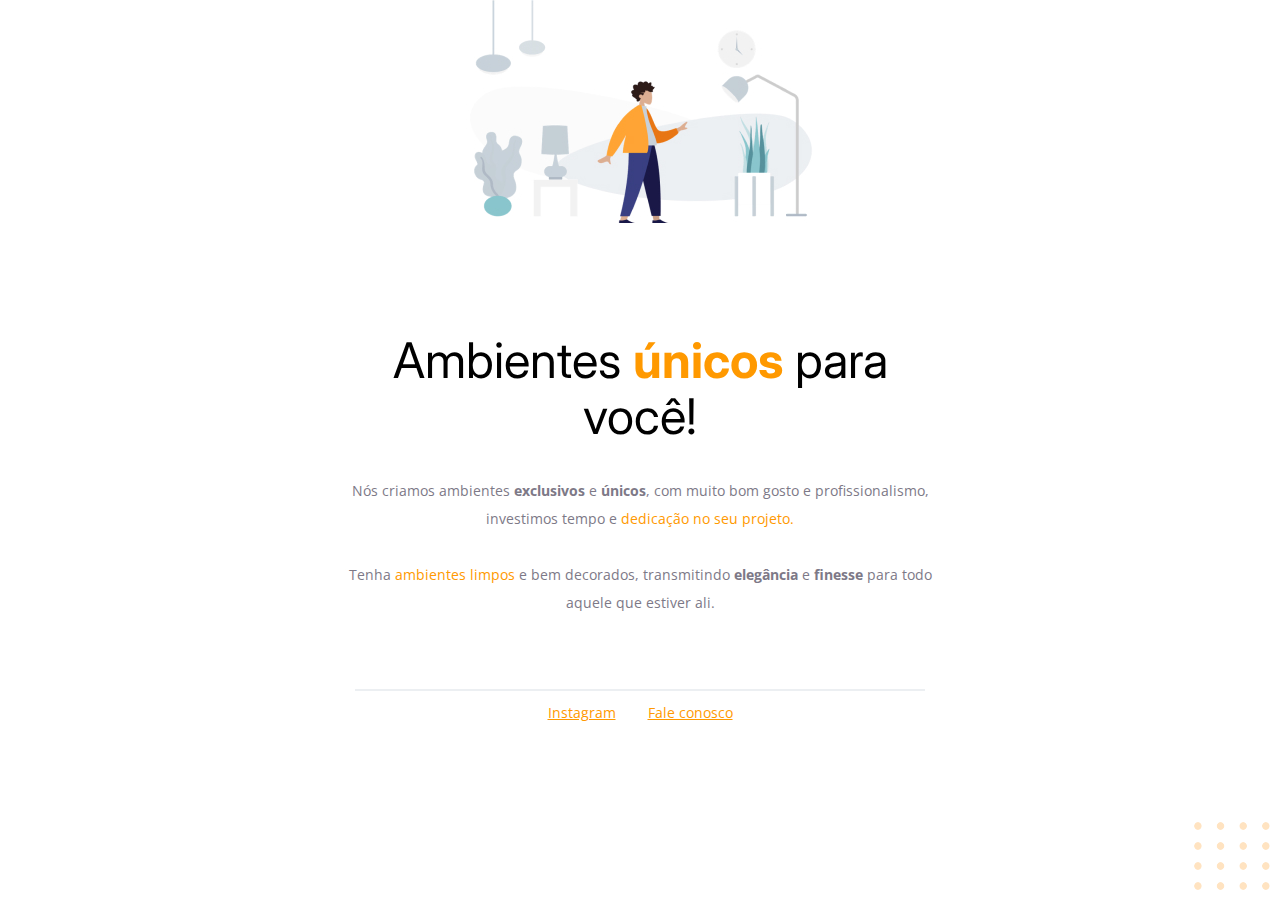
<file: corrigindohtml1/index.html>
<!-- Instrução que define o tipo do documento. -->
<!DOCTYPE html>
<html lang="pt-br">
  <!-- Tag <head> contém as instruções para a página -->
  <head>
    <link rel="preconnect" href="https://fonts.googleapis.com" />
    <link rel="preconnect" href="https://fonts.gstatic.com" crossorigin />
    <meta charset="UTF-8" />
    <meta name="viewport" content="width=device-width, initial-scale=1.0" />
    <title>Móveis customizados</title>

    <link
      href="https://fonts.googleapis.com/css2?family=Inter:wght@400;700&family=Open+Sans:wght@400;700&display=swap"
      rel="stylesheet"
    />

    <link rel="stylesheet" href="style.css" />
  </head>

  <!-- Tag <body> é o corpo do documento, onde tem as informações que serão mostradas. -->
  <body>
    <div id="hero">
      <img
        src="images/img1.jpg"
        alt="Desenho de uma pessoa vestindo uma camisa amarela em uma sala com Móveis"
      />
      <h1>Ambientes <span>únicos</span> para </br> você!</h1>
      <p>
        Nós criamos ambientes <strong>exclusivos</strong> e
        <strong> únicos</strong>, com muito bom gosto e profissionalismo,
        investimos tempo e
        <span>dedicação no seu projeto.</span>

        <br />
        <br />
        Tenha <span>ambientes limpos</span> e bem decorados, transmitindo
        <strong>elegância</strong> e <strong>finesse</strong> 
        para todo aquele que estiver ali.
      </p>
    </div>

    <div class="line"></div>
    <div id="footer">
      <a target="_blank" href="https://instagram.com/moveisparavoce"
        >Instagram</a
      >
      <a href="mailto:contato@moveisparavoce.com">Fale conosco</a>
    </div>

    <img
      id="balls"
      src="images/balls.svg"
      alt="Bolinhas alaranjadas no canto inferior direito da tela"
    />
  </body>
</html>
</file>
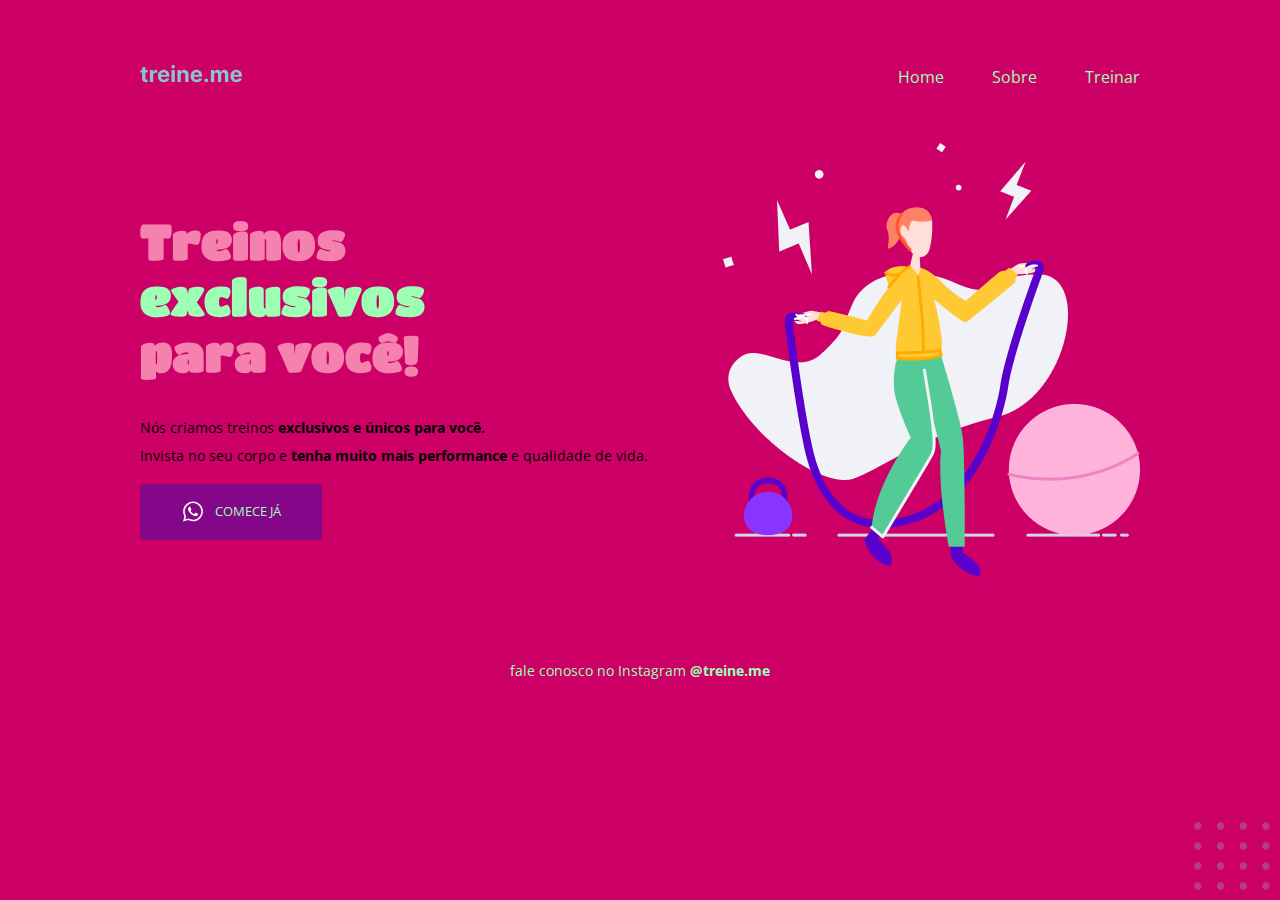
<file: corrigindohtml2/index.html>
<!DOCTYPE html>
<html lang="en">
  <head>
    <meta charset="UTF-8" />
    <link rel="preconnect" href="https://fonts.googleapis.com" />
    <link rel="preconnect" href="https://fonts.gstatic.com" crossorigin />

    <meta name="viewport" content="width=device-width, initial-scale=1.0" />
    <title>treine.me</title>

    <link
      href="https://fonts.googleapis.com/css2?family=Open+Sans:wght@400;700&family=Titan+One&display=swap"
      rel="stylesheet"
    />

    <link rel="stylesheet" href="style.css" />
  </head>

  <body>
    <div class="page">
      <nav>
        <a id="logo" href="#">
          <img src="images/logo.svg" alt="treine.me" />
        </a>
        <ul>
          <li><a href="#">Home</a></li>
          <li><a href="#">Sobre</a></li>
          <li><a href="#">Treinar</a></li>
        </ul>
      </nav>

      <main>
        <section class="text">
          <h1>
            Treinos <span>exclusivos</span> <br />
            para você!
          </h1>

          <p>
            Nós criamos treinos <strong>exclusivos e únicos para você.</strong>
            <br />
            Invista no seu corpo e
            <strong>tenha muito mais performance</strong> e qualidade de vida.
          </p>

          <button>
            <img src="images/whats.svg" alt="ícone do watsapp" />
            comece já
          </button>
        </section>

        <img src="images/img.png" alt="desenho de uma mulher pulando corda" />
      </main>

      <footer>
        fale conosco no Instagram
        <a href="https://instagram.com/treineme" target="_blank">@treine.me</a>
      </footer>

      <img
        id="balls"
        src="images/balls.svg"
        alt="bolinhas azuis no canto inferior direito da página"
      />
    </div>
  </body>
</html>
</file>
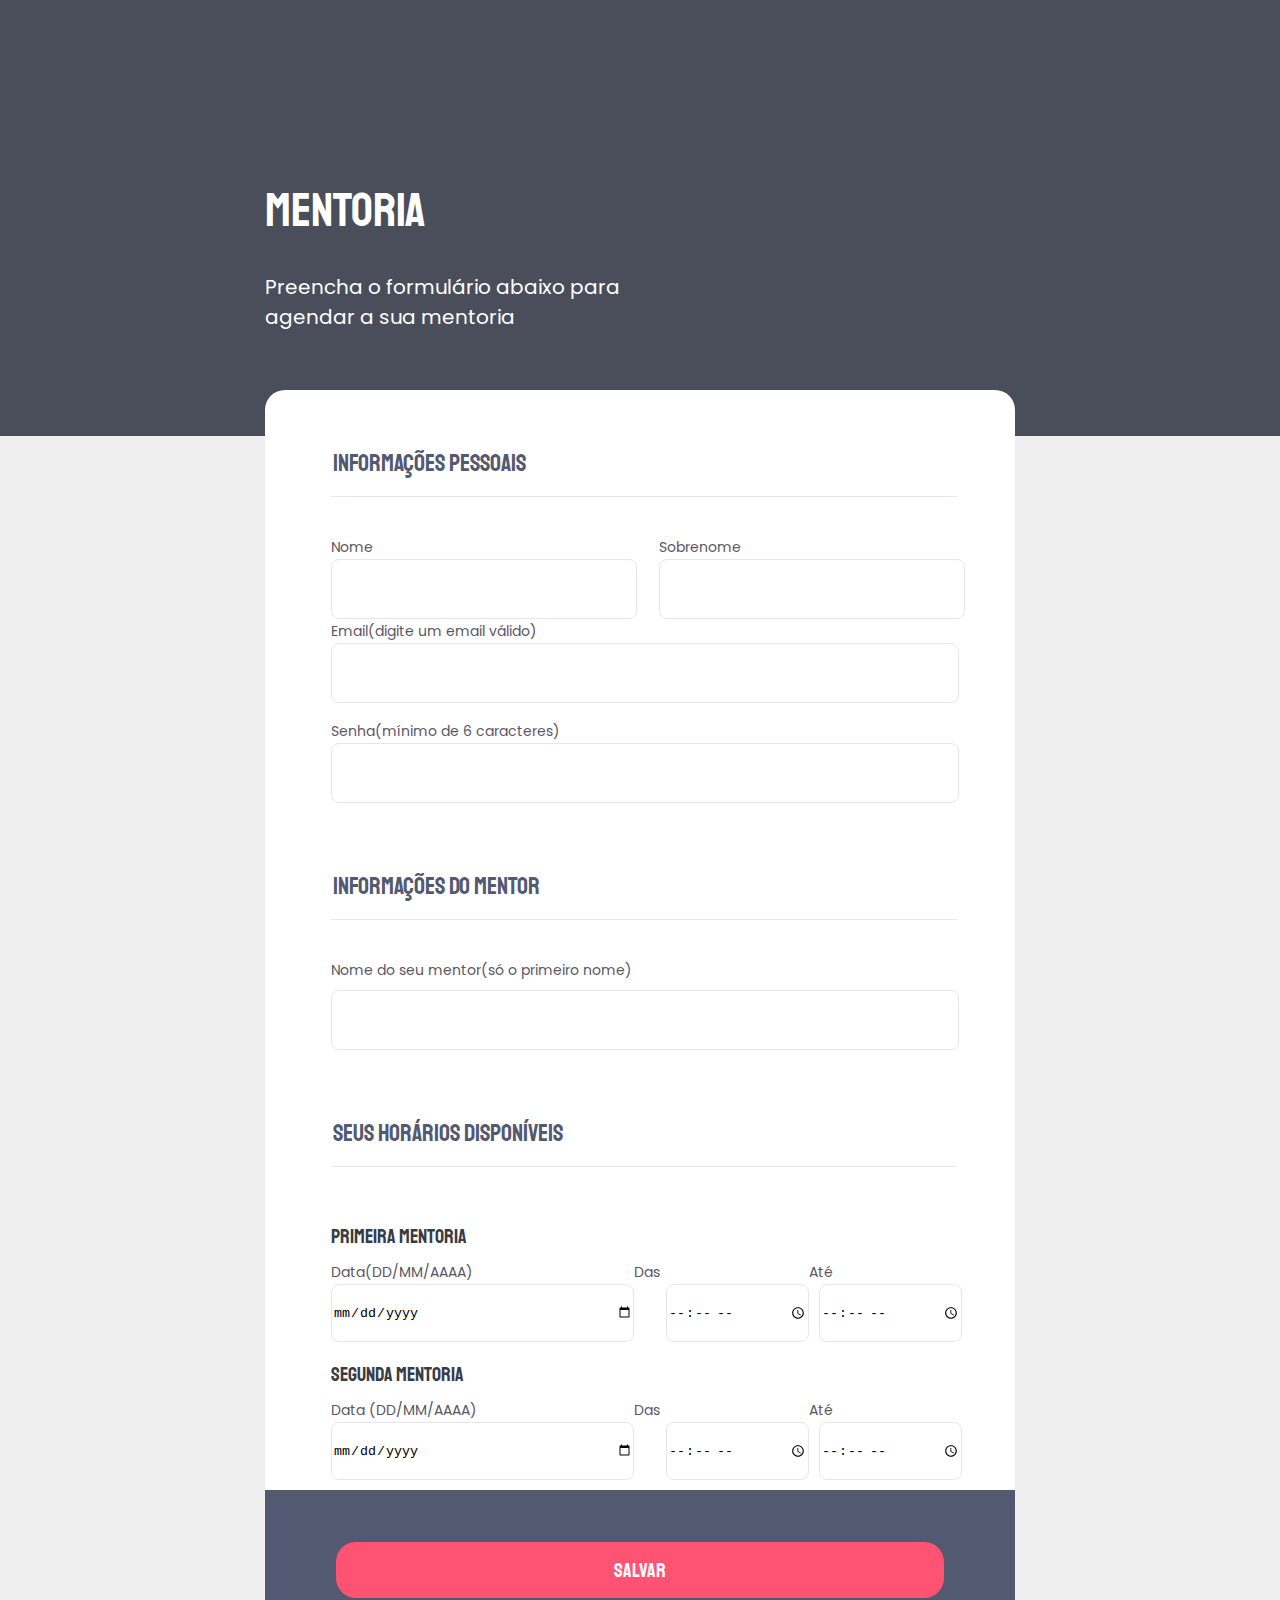
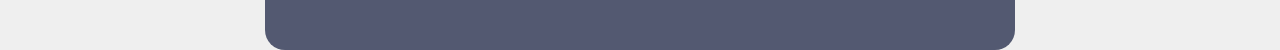
<file: criandoFormulario1/index.html>
<!DOCTYPE html>
<html lang="pt-br">
  <head>
    <link rel="preconnect" href="https://fonts.googleapis.com" />
    <link rel="preconnect" href="https://fonts.gstatic.com" crossorigin />
    <meta charset="UTF-8" />
    <meta name="viewport" content="width=device-width, initial-scale=1.0" />
    <title>Mentoria</title>

    <link
      href="https://fonts.googleapis.com/css2?family=Poppins&family=Staatliches&display=swap"
      rel="stylesheet"
    />

    <link rel="stylesheet" href="style.css" />
  </head>

  <body>
    <header>
      <h1>MENTORIA</h1>

      <p id="pheader">
        Preencha o formulário abaixo para <br />
        agendar a sua mentoria
      </p>
    </header>

    <div id="page">
      <form>
        <fieldset>
          <legend>Informações Pessoais</legend>

          <div id="r">
            <div class="input-wrapper">
              <label for="name">Nome</label>
              <input type="text" id="name" />
            </div>

            <div class="input-wrapper">
              <label for="last-name">Sobrenome</label>
              <input type="text" id="last-name" />
            </div>
          </div>

          <div id="m">
            <div class="input-wrapper">
              <label for="email">Email</label
              ><span>(digite um email válido)</span>
              <input type="text" id="email" />
            </div>

            <div class="input-wrapper">
              <label for="password">Senha</label
              ><span>(mínimo de 6 caracteres)</span>
              <input type="password" id="password" />
            </div>
          </div>
        </fieldset>

        <fieldset>
          <legend>INFORMAÇÕES DO MENTOR</legend>
          <div class="input-wrapper">
            <label for="name2">Nome do seu mentor</label
            ><span>(só o primeiro nome)</span>
            <input type="text" id="name2" />
          </div>
        </fieldset>

        <fieldset>
          <legend>SEUS HORÁRIOS DISPONÍVEIS</legend>
          <p>PRIMEIRA MENTORIA</p>
          <div class="line-3">
            <div class="input-wrapper">
              <label for="event-date">Data</label><span>(DD/MM/AAAA)</span>
              <input type="date" id="event-date" />
            </div>

            <div class="input-wrapper">
              <label for="event-begin">Das</label>
              <input type="time" id="event-begin" />
            </div>

            <div class="input-wrapper">
              <label for="event-end">Até</label>
              <input type="time" id="event-end" />
            </div>
          </div>

          <p>SEGUNDA MENTORIA</p>
          <div class="line-3">
            <div class="input-wrapper">
              <label for="event-date">Data</label> <span>(DD/MM/AAAA)</span>
              <input type="date" id="event-date" />
            </div>

            <div class="input-wrapper">
              <label for="event-begin">Das</label>
              <input type="time" id="event-begin" />
            </div>

            <div class="input-wrapper">
              <label for="event-end">Até</label>
              <input type="time" id="event-end" />
            </div>
          </div>
        </fieldset>
        <footer>
          <input class="button" type="submit" value="SALVAR" />
        </footer>
      </form>
    </div>
  </body>
</html>
</file>
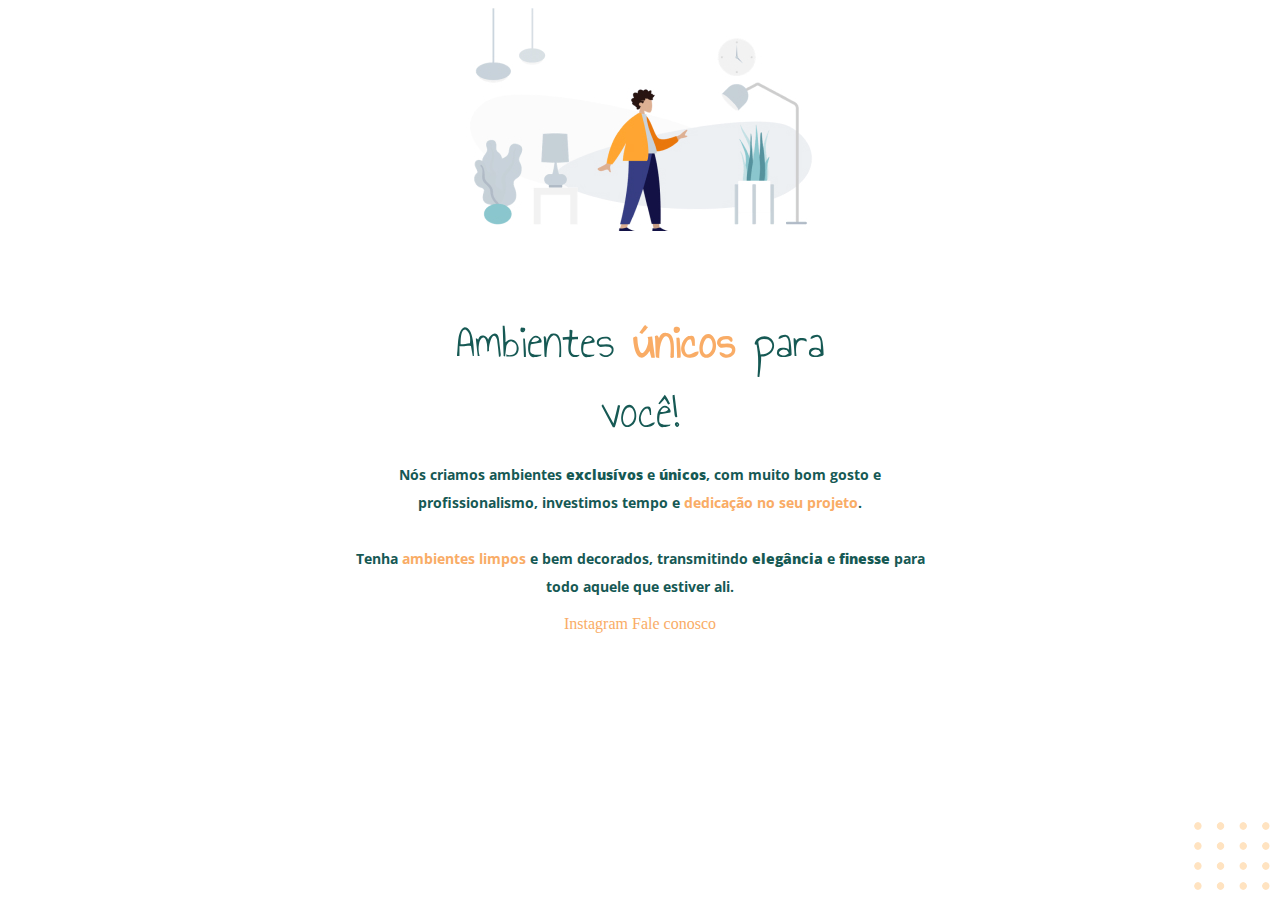
<file: moveisCustomizados/index.html>
<!DOCTYPE html>
<html lang="pt-br">
  <head>
    <link rel="preconnect" href="https://fonts.googleapis.com" />
    <link rel="preconnect" href="https://fonts.gstatic.com" crossorigin />
    <meta charset="UTF-8" />
    <meta name="viewport" content="width=device-width, initial-scale=1.0" />
    <title>móveis customizados</title>

    <link
      href="https://fonts.googleapis.com/css2?family=Annie+Use+Your+Telescope&family=Open+Sans&display=swap"
      rel="stylesheet"
    />

    <link rel="stylesheet" href="style.css" />
  </head>

  <body>
    <div class="page">
      <main>
        <img
          src="images/img1.png"
          alt="desenho de um homem com uma camisa amarela numa sala com móveis"
        />
        <h1>
          Ambientes <span>únicos</span> para<br />
          você!
        </h1>
        <p>
          Nós criamos ambientes <strong>exclusívos</strong> e
          <strong>únicos</strong>, com muito bom gosto e profissionalismo,
          investimos tempo e <span>dedicação no seu projeto</span>. <br /><br />
          Tenha <span>ambientes limpos</span> e bem decorados, transmitindo
          <strong>elegância</strong> e <strong>finesse</strong> para todo aquele
          que estiver ali.
        </p>
      </main>

      <footer>
        <div class="line"></div>
        <a href="https://www.instagram.com/moveiscustomizados" target="_blank"
          >Instagram</a
        >
        <a href="mailto@fale.com.br" target="#">Fale conosco</a>
      </footer>

      <img
        id="balls"
        src="images/balls.svg"
        alt="bolinhas alaranjadas no canto inferior direito da tela"
      />
    </div>
  </body>
</html>
</file>
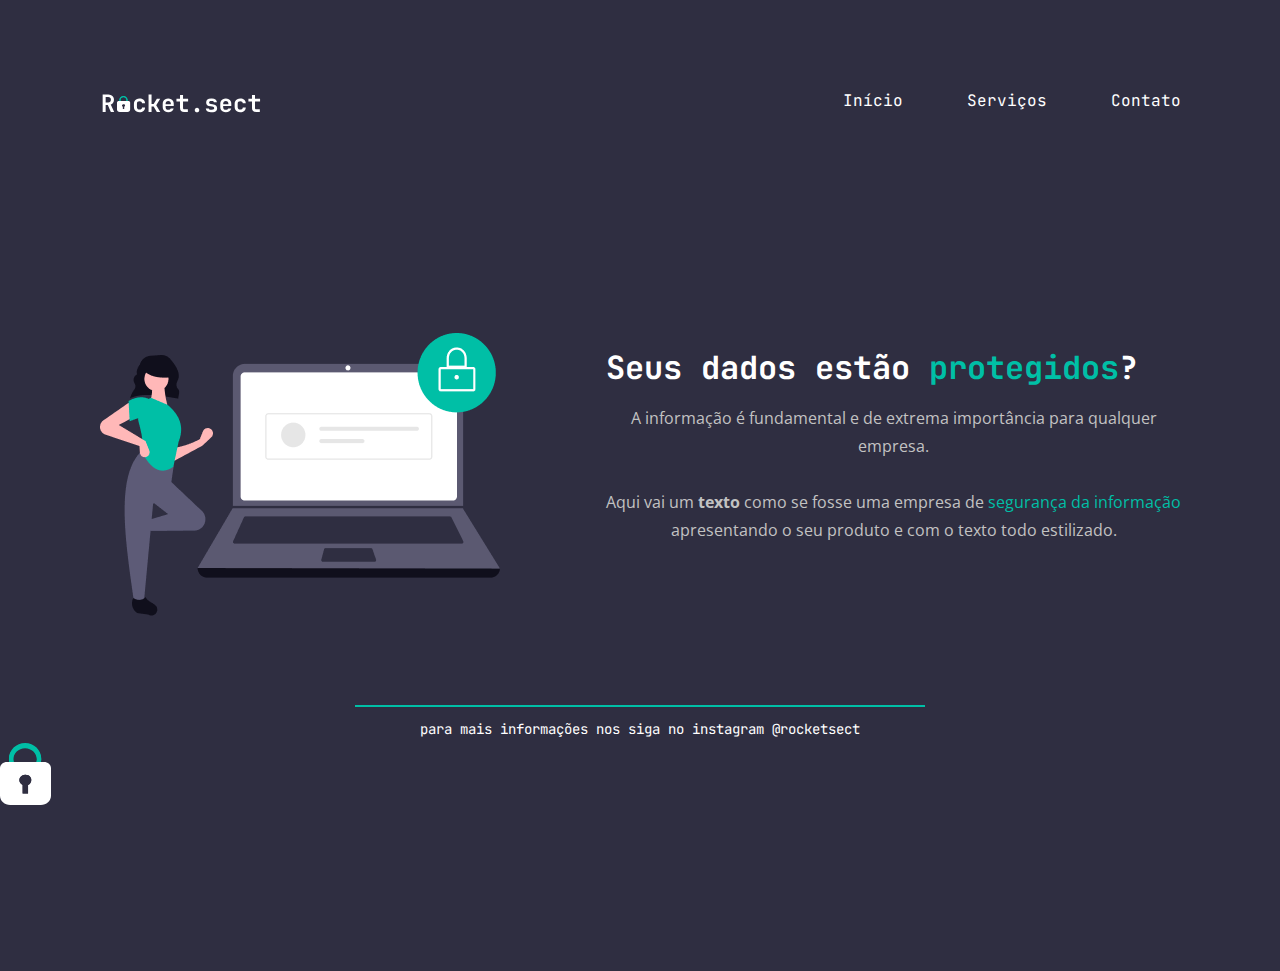
<file: recriandoLayout/index.html>
<!DOCTYPE html>
<html lang="pt-br">
  <head>
    <meta charset="UTF-8" />
    <link rel="preconnect" href="https://fonts.googleapis.com" />
    <link rel="preconnect" href="https://fonts.gstatic.com" crossorigin />

    <meta name="viewport" content="width=device-width, initial-scale=1.0" />
    <title>rocket.sect</title>

    <link rel="stylesheet" href="style.css" />

    <link
      href="https://fonts.googleapis.com/css2?family=JetBrains+Mono:wght@500;700&family=Open+Sans:wght@400;700&display=swap"
      rel="stylesheet"
    />
  </head>

  <body>
    <header>
      <nav>
        <img
          src="assets/logo.svg"
          alt="logomarca com cadeado substituindo a letra o"
        />
        <ul>
          <li><a href="#">Início</a></li>
          <li><a href="#">Serviços</a></li>
          <li><a href="#">Contato</a></li>
        </ul>
      </nav>
    </header>

    <main>
      <img
        src="assets/img1.png"
        alt="desenho de uma mulher ao lado de um notebook"
      />
      <div class="text">
        <h1>Seus dados estão <span>protegidos</span>?</h1>
        <p>
          A informação é fundamental e de extrema importância para qualquer<br />
          empresa.
          <br />
          <br />
          Aqui vai um <strong>texto</strong> como se fosse uma empresa de
          <span>segurança da informação</span><br />
          apresentando o seu produto e com o texto todo estilizado.
        </p>
      </div>
    </main>

    <footer>
      <div id="line"></div>
      para mais informações nos siga no instagram
      <a href="https://instagram.com/rocket.sect">@rocketsect</a>
    </footer>
    <img
      class="cadeado"
      src="assets/padlock.svg"
      alt="desenho de um cadeado com a tranca verde no canto inferior esquerdo da tela"
    />
  </body>
</html>
</file>
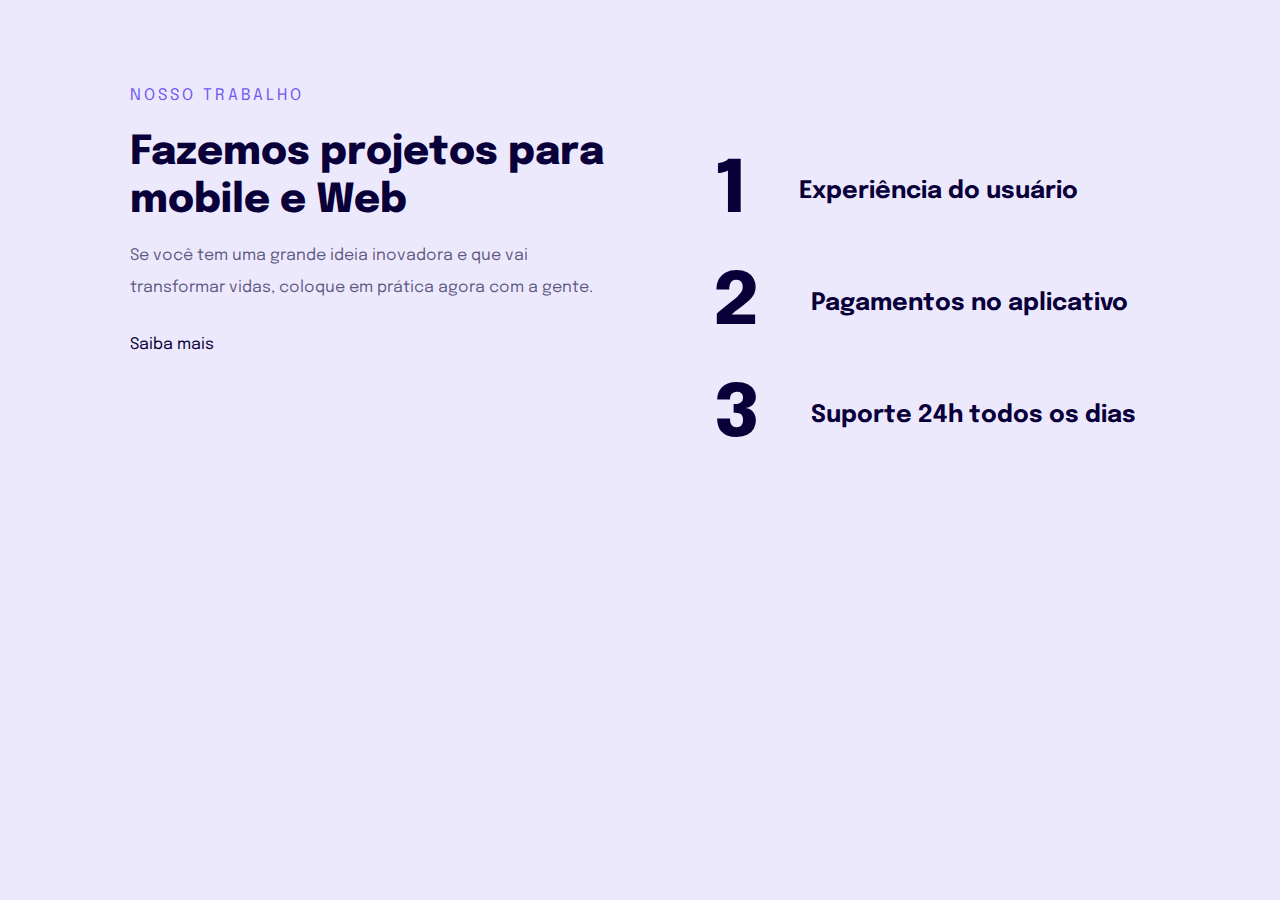
<file: responsividade/index.html>
<!DOCTYPE html>
<html lang="pt-br">
  <head>
    <link rel="preconnect" href="https://fonts.googleapis.com" />
    <link rel="preconnect" href="https://fonts.gstatic.com" crossorigin />
    <meta charset="UTF-8" />

    <meta name="viewport" content="width=device-width, initial-scale=1.0" />
    <title>Introdução a Responsividade</title>
    <link rel="stylesheet" href="style.css" />

    <link
      href="https://fonts.googleapis.com/css2?family=Epilogue:wght@400;700;800&display=swap"
      rel="stylesheet"
    />
  </head>

  <body>
    <main>
      <div>
        <p>Nosso trabalho</p>
        <h1>Fazemos projetos para mobile e Web</h1>
        <p>
          Se você tem uma grande ideia inovadora e que vai transformar vidas,
          coloque em prática agora com a gente.
        </p>

        <a href="#">Saiba mais</a>
      </div>

      <ul>
        <li><span>1</span> Experiência do usuário</li>
        <li><span>2</span> Pagamentos no aplicativo</li>
        <li><span>3</span> Suporte 24h todos os dias</li>
      </ul>
    </main>
  </body>
</html>
</file>
<file: corrigindohtml1/style.css>
body {
  font-family: "Open Sans", sans-serif;
  text-align: center;
  margin: 0;
}

#hero {
    width: 592px;
    margin: 0 auto 72px;
}

#hero img {
    margin-bottom: 72px;
}

h1 {
  font-family: "Inter", sans-serif;
  font-size: 49px;
  line-height: 56px;
  font-weight: normal;
  margin-bottom: 32px;
}

h1 span {
  font-weight: bold;
}

span, a {
  color: #ff9900;
}

p, #footer {
  color: #7D7987;
  font-size: 14px;
  line-height: 28px;
}

#footer a + a {
    margin-left: 28px;
}

.line {
    width: 568px;
    height: 0;

    margin: 0 auto 8px;

    border: 1px solid #ECEFF2;
}

#balls {
    position: fixed;
    bottom: 0px;
    right: 0px;
}
</file>
<file: corrigindohtml2/style.css>
body {
  margin: 0;
  background: #CC0066;
  font-family: 'Open Sans', sans-serif;
  
  min-height: 100vh;
}

.page{
  width: 1000px;
  margin: 0 auto;
  padding-top: 65px;
}


nav {
  display: flex;
  justify-content: space-between;
  align-items: center;
  margin-bottom: 55px;
}

ul {
  display: flex;
  gap: 48px;
  list-style: none;
  margin: 0;
  padding: 0;
}

ul li a {
  color: #9DFFB3;
  text-decoration: none;
}

ul li a:hover {
  font-weight: bold;
  
}

main {
  display: flex;
  align-items: center;
  justify-content: space-between;

}

h1 {
  font-family: 'Titan One', cursive;
  font-size: 49px;
  line-height: 56px;
  color: #F582AE;
  width: 490px;
}

span {
  color: #9DFFB3;
  
}

p {
  font-size: 14px;
  line-height: 28px;

}

button {
  color: #9DFFB3;
  text-transform: uppercase;
  font-family: 'Open Sans', sans-serif;
  background: #840689;
  border: none;
  display: flex;
  justify-content: center;
  align-items: center;
  padding: 14px 32px 15px;
  gap: 10px;

  width: 182px;
  height: 56px;
  left: 120px;
  top: 473px;
  border-radius: 4px;
}

button:hover {
  background: #a907ae;
}

footer {
  font-size: 14px;
  line-height: 28px;
  color: #9DFFB3;
  text-align: center;
  margin-top: 80px;
}

footer a {
  font-weight: bold;
  color: #9DFFB3;
  text-decoration: none;
}

#balls {
  position: fixed;
  bottom: 0;
  right: 0;
}
</file>
<file: criandoFormulario1/style.css>
h1 {
  font-family: 'Staatliches', cursive;
  font-size: 48px;
  line-height: 60px;
  font-weight: 400;
  color: #FFFFFF;
}

#pheader {
  font-family: 'Poppins', sans-serif;
  font-size: 20px;
  line-height: 30px;
  font-weight: 400;
  color: #FFFFFF;
  margin-bottom: 58px;
}

body {
  background: #EFEFEF;
  height: 1084px;
}

body::before{
  content: '';
  width: 100%;
  height: 436px;
  background: #4a4e5b;
  position: absolute;
  top: 0;
  left: 0;
  z-index: -1;
}

fieldset {
  border: none;
  display: flex;
  flex-direction: column;
  gap: 0px;
  padding-inline: 64px;
}

fieldset legend {
  border-bottom: 1px solid #E6E6F0;
  width: 622px;
  padding-bottom: 16px;
  font-family: 'Staatliches', cursive;
  font-weight: 400;
  font-size: 24px;
  line-height: 34px;
  color: #535971 ;
  margin-bottom: 32px;
  padding-top: 56px;
}

.input-wrapper {
  font-family: 'Poppins', sans-serif;
  font-weight: 400;
  font-size: 14px;
  line-height: 24px;
  color: #5b5764 ;
}

#m {
  display: flex;
  flex-direction: column;
  gap: 16px;
}

#r {
  display: flex;
  gap: 22px;
}

#page {
  width: 750px;
  height: 1084px;
  background: #FFFFFF;
  border-radius: 20px 20px 0px 0px;
  margin: auto;
  padding-bottom: 72px;
}

header {
  width: 750px;
  margin: 0 auto;
  padding-top: 140px;
}

#name {
  display: block;
  width: 300px;
  height: 56px;
  border: 1px solid #E6E6F0;
  border-radius: 8px;
}

#last-name {
  display: block;
  width: 300px;
  height: 56px;
  border: 1px solid #E6E6F0;
  border-radius: 8px;
}

#email {
  width: 622px;
  height: 56px;
  border: 1px solid #E6E6F0;
  border-radius: 8px;
}

#password {
  display: block;
  width: 622px;
  height: 56px;
  border: 1px solid #E6E6F0;
  border-radius: 8px;
}

#name2 {
  width: 622px;
  height: 56px;
  border: 1px solid #E6E6F0;
  border-radius: 8px;
  margin-top: 8px;
}

.line-3 {
  display: flex;
  width: 622px;
}

#event-date {
  width: 300px;
  height: 56px;
  border: 1px solid #E6E6F0;
  border-radius: 8px;
}

#event-begin {
  width: 140px;
  height: 56px;
  margin-left: 32px;
  border: 1px solid #E6E6F0;
  border-radius: 8px;
}

#event-end {
  width: 140px;
  height: 56px;
  margin-left: 10px;
  border: 1px solid #E6E6F0;
  border-radius: 8px;
}

P {
  font-family: 'Staatliches', cursive;
  font-weight: 400;
  font-size: 20px;
  color: #393c46;
  margin-bottom: 11px;
}

footer {
  background: #535971;
  display: flex;
  flex-direction: column;
  
  width: 750px;
  height: 160px;
  border-radius: 0px 0px 20px 20px;
  justify-content: center;

}

.button {
  font-family: 'Staatliches';
  font-weight: 400;
  font-size: 20px;
  background: #FF5374;
  border: none;
  border-radius: 20px;

  width: 608px;
  height: 55.65px;
  color: #FFFFFF;
  margin: auto;

}
</file>
<file: moveisCustomizados/style.css>
body {
  background: #FFFFFF;
  text-align: center;
}

main {
  width: 592px;
  margin:  auto ;
}

main img {
  margin-bottom: 72px;
}

h1 {
  font-family: 'Annie Use Your Telescope', cursive;
  font-style: normal;
  font-weight: 400;
  font-size: 49px;
  text-align: center;
  color: #165954;
  margin: auto;
}

h1 span {
  font-weight: bold;
}

p {
  font-family: 'Open Sans', sans-serif;
  font-style: normal;
  font-weight: 700;
  font-size: 14px;
  line-height: 28px;
  text-align: center;
  color: #165954;
}

span, a {
  color: #F9AC66;
}

a {
  text-decoration: none;
}

#balls {
  position: fixed;
  bottom: 0px;
  right: 0px;
}
</file>
<file: recriandoLayout/style.css>
body {
  width: 1280px;
  margin: auto;
  line-height: 28px;
  height: 100vh;
  background: #2F2E41;
  
}

 nav {
  display: flex;
  justify-content: space-between;
  align-items: center;
  margin: 71px 99px 98px; 
 }

 
 ul {
   display: flex;
   justify-content: space-between;
   gap: 64px;
   list-style: none;
  }
  
  main {
  display: flex;
  justify-content: space-between;
  align-items: flex-start; 
  margin: 202px 99px 89px;
  }

  h1, ul, footer, a  {
  font-family: 'JetBrains Mono', monospace;
  color: #FFFFFF ;
  
 }

 p {
  font-family: 'Open Sans', sans-serif;
  text-align: center;
  font-weight: 400px;
  font-size: 16px;
  line-height: 28px;
   color: #C2C2C2;


 }

 a {
  text-decoration: none;
 }

 span {
 color: #00BFA6;
 }
 
 #line {
  width: 568px;
  height: 0px;
  margin: 0 auto 8px;
  border: 1px solid #00BFA6;
 }

 #cadeado {
  position: fixed;
  margin: 23px;
  bottom: 0px;
  left: 0px;
 } 

 footer {
  text-align: center;
  font-style: normal;
  
  font-size: 14px;
  line-height: 28px;
  
 }
</file>
<file: responsividade/style.css>
* {
  margin: 0;
  padding: 0;
  box-sizing: border-box;
}

ul {
  list-style: none;
}

:root {
  font-size: 62.5%;
}

body {
  font-family: 'Epilogue', sans-serif;
  background: #ECE9FD;
  padding: 6.0rem 2.3rem 6.6rem;
  font-size: 1.6rem;
}

main {
  max-width: 33.0rem;
  margin: 0 auto;
}

h1 {
  font-family: 'Epilogue', sans-serif;
  font-weight: 800;
  font-size: 4.0rem;
  line-height: 4.8rem;
  color: #090039;
  margin-bottom: 1.5rem;
}

main p:first-child {
  color: #7158EF;
  letter-spacing: 3px;
  text-transform: uppercase;
  line-height: 3.2rem;
  margin-bottom: 1.7rem;
}

h1 + p {
  color: rgba(10, 0, 57, 0.64);
  line-height: 3.2rem;
  margin-bottom: 3.2rem;
}

a {
  color: #090039;
  text-decoration: none;
}

a:hover{
  color: #7158EF;
  font-weight: bold;
}

ul {
  margin-top: 7.2rem;
}

ul li {
  font-weight: 700;
  font-size: 2.4rem;
  line-height: 3.2rem;
  color: #090039;
  max-width: 25.7rem;
  display: flex;
  gap: 3.8rem;
}

ul li + li {
  margin-top: 3.2rem;
}

 ul li span {
  font-weight: 800;
  font-size: 7.2rem;
  line-height: 8.0rem;
  letter-spacing: -2px;
  color: #090039;
 }

 /*media queries*/
 @media (min-width: 700px) {
  
  body {
    padding: 8rem;
  }
  
  main { 
    max-width: 1020px;
    display: flex;
    gap: 10rem;
  }

  main > div {
    max-width: 484px;
  }

  ul li {
    gap: 5.3rem;
    max-width: 450px;
    align-items: center;
  }

  ul li + li {
    margin-top: 3.2rem;
  }

 }
</file>
